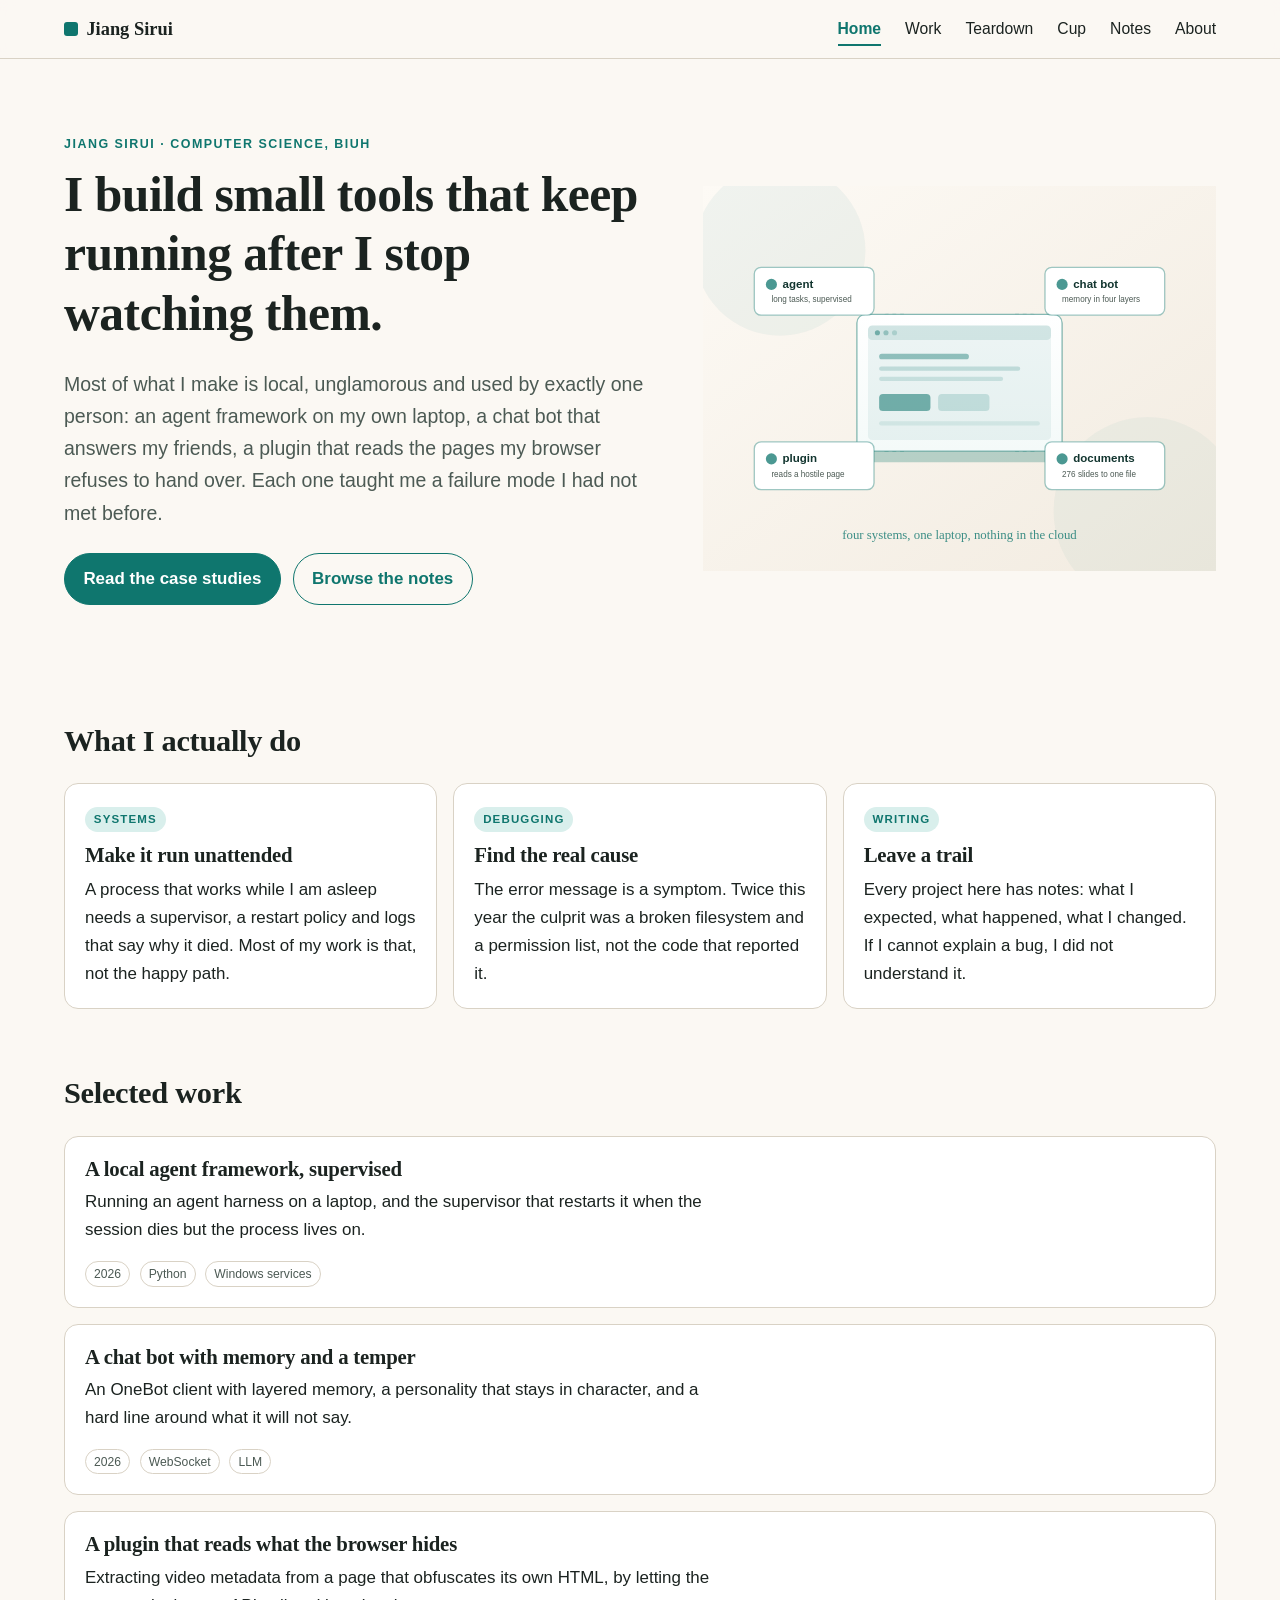
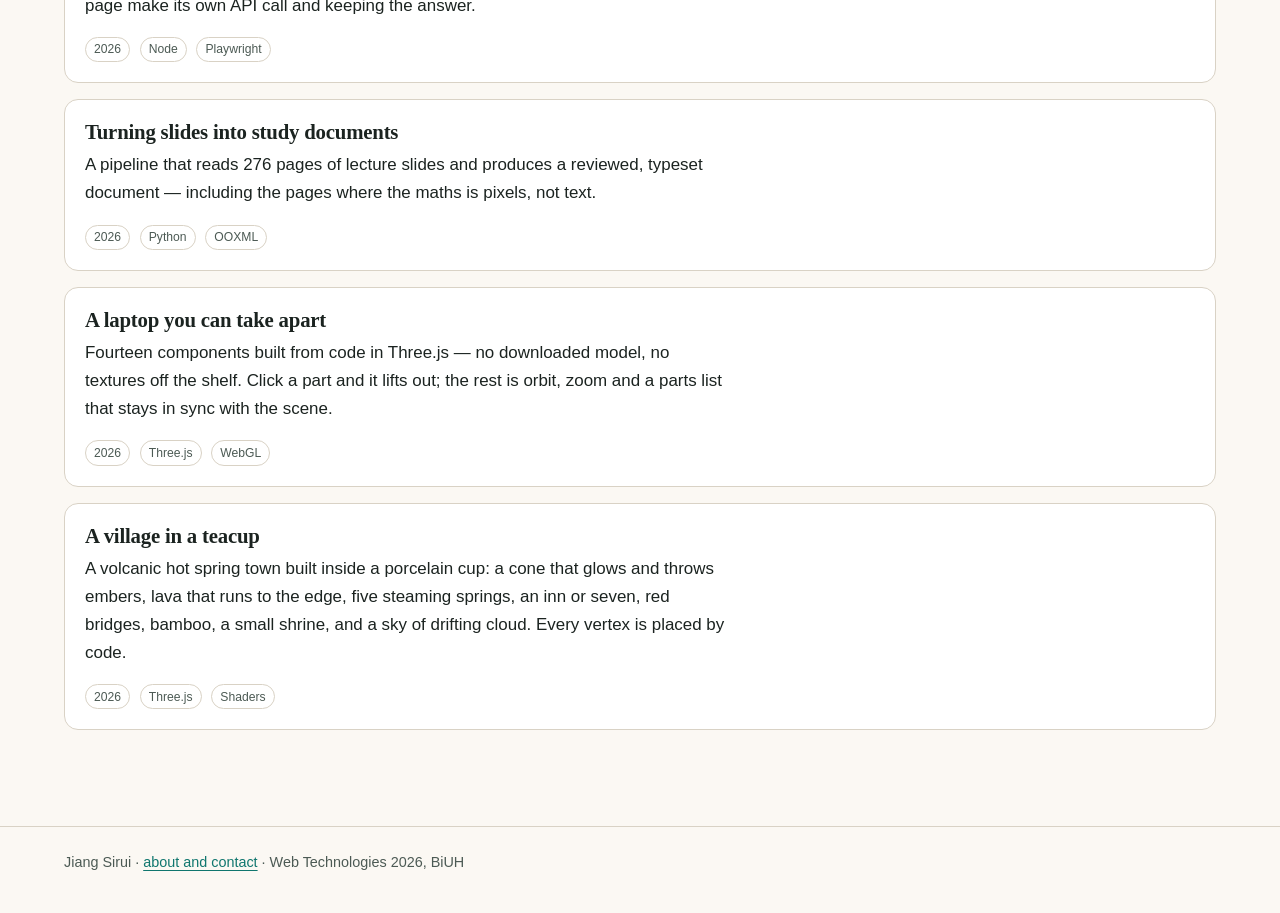
<file: index.html>
<!DOCTYPE html>
<html lang="en">
<head>
  <meta charset="utf-8">
  <meta name="viewport" content="width=device-width, initial-scale=1">
  <title>Jiang Sirui — building small, working things</title>
  <meta name="description" content="Computer science student in Hainan. I build small local tools — an agent framework, a chat bot, a browser scraper — and write down what broke on the way.">
  <link rel="icon" href="images/favicon-32.png" sizes="32x32" type="image/png">
  <link rel="apple-touch-icon" href="images/apple-touch-icon.png">
  <meta property="og:type" content="website">
  <meta property="og:title" content="Jiang Sirui — building small, working things">
  <meta property="og:description" content="Four case studies from a student who runs his own tools: an agent framework, a chat bot, a browser plugin, a document pipeline.">
  <meta property="og:image" content="images/og-image.jpg">
  <link rel="stylesheet" href="style.css">
  <script src="nav.js" defer></script>
</head>
<body>
  <a class="skip-link" href="#main">Skip to content</a>

  <header class="site-header" data-nav></header>

  <main id="main" class="wrap">
    <section class="hero">
      <div>
        <p class="eyebrow">Jiang Sirui · Computer Science, BiUH</p>
        <h1>I build small tools that keep running after I stop watching them.</h1>
        <p class="lede">
          Most of what I make is local, unglamorous and used by exactly one person:
          an agent framework on my own laptop, a chat bot that answers my friends, a
          plugin that reads the pages my browser refuses to hand over. Each one
          taught me a failure mode I had not met before.
        </p>
        <p class="hero-actions">
          <a class="button" href="work.html">Read the case studies</a>
          <a class="button secondary" href="notes.html">Browse the notes</a>
        </p>
      </div>
      <div>
        <img src="images/hero.svg" width="1200" height="900"
             alt="Diagram: a laptop in the middle, with four small boxes around it labelled agent, chat bot, plugin and documents, all connected to the laptop.">
      </div>
    </section>

    <section aria-labelledby="what">
      <h2 id="what">What I actually do</h2>
      <div class="card-grid">
        <article class="card">
          <span class="tag">Systems</span>
          <h3>Make it run unattended</h3>
          <p>
            A process that works while I am asleep needs a supervisor, a restart
            policy and logs that say why it died. Most of my work is that, not the
            happy path.
          </p>
        </article>
        <article class="card">
          <span class="tag">Debugging</span>
          <h3>Find the real cause</h3>
          <p>
            The error message is a symptom. Twice this year the culprit was a broken
            filesystem and a permission list, not the code that reported it.
          </p>
        </article>
        <article class="card">
          <span class="tag">Writing</span>
          <h3>Leave a trail</h3>
          <p>
            Every project here has notes: what I expected, what happened, what I
            changed. If I cannot explain a bug, I did not understand it.
          </p>
        </article>
      </div>
    </section>

    <section aria-labelledby="selected">
      <h2 id="selected">Selected work</h2>
      <ul class="work-list">
        <li class="work">
          <h3><a href="work.html#agent">A local agent framework, supervised</a></h3>
          <p>
            Running an agent harness on a laptop, and the supervisor that restarts it
            when the session dies but the process lives on.
          </p>
          <p class="meta"><span class="chip">2026</span> <span class="chip">Python</span> <span class="chip">Windows services</span></p>
        </li>
        <li class="work">
          <h3><a href="work.html#bot">A chat bot with memory and a temper</a></h3>
          <p>
            An OneBot client with layered memory, a personality that stays in
            character, and a hard line around what it will not say.
          </p>
          <p class="meta"><span class="chip">2026</span> <span class="chip">WebSocket</span> <span class="chip">LLM</span></p>
        </li>
        <li class="work">
          <h3><a href="work.html#plugin">A plugin that reads what the browser hides</a></h3>
          <p>
            Extracting video metadata from a page that obfuscates its own HTML, by
            letting the page make its own API call and keeping the answer.
          </p>
          <p class="meta"><span class="chip">2026</span> <span class="chip">Node</span> <span class="chip">Playwright</span></p>
        </li>
        <li class="work">
          <h3><a href="work.html#docs">Turning slides into study documents</a></h3>
          <p>
            A pipeline that reads 276 pages of lecture slides and produces a
            reviewed, typeset document — including the pages where the maths is
            pixels, not text.
          </p>
          <p class="meta"><span class="chip">2026</span> <span class="chip">Python</span> <span class="chip">OOXML</span></p>
        </li>
        <li class="work">
          <h3><a href="teardown.html">A laptop you can take apart</a></h3>
          <p>
            Fourteen components built from code in Three.js — no downloaded model,
            no textures off the shelf. Click a part and it lifts out; the rest is
            orbit, zoom and a parts list that stays in sync with the scene.
          </p>
          <p class="meta"><span class="chip">2026</span> <span class="chip">Three.js</span> <span class="chip">WebGL</span></p>
        </li>
        <li class="work">
          <h3><a href="teacup.html">A village in a teacup</a></h3>
          <p>
            A volcanic hot spring town built inside a porcelain cup: a cone that
            glows and throws embers, lava that runs to the edge, five steaming
            springs, an inn or seven, red bridges, bamboo, a small shrine, and a
            sky of drifting cloud. Every vertex is placed by code.
          </p>
          <p class="meta"><span class="chip">2026</span> <span class="chip">Three.js</span> <span class="chip">Shaders</span></p>
        </li>
      </ul>
    </section>
  </main>

  <footer class="site-footer">
    <p>Jiang Sirui · <a href="about.html">about and contact</a> · Web Technologies 2026, BiUH</p>
  </footer>
</body>
</html>
</file>
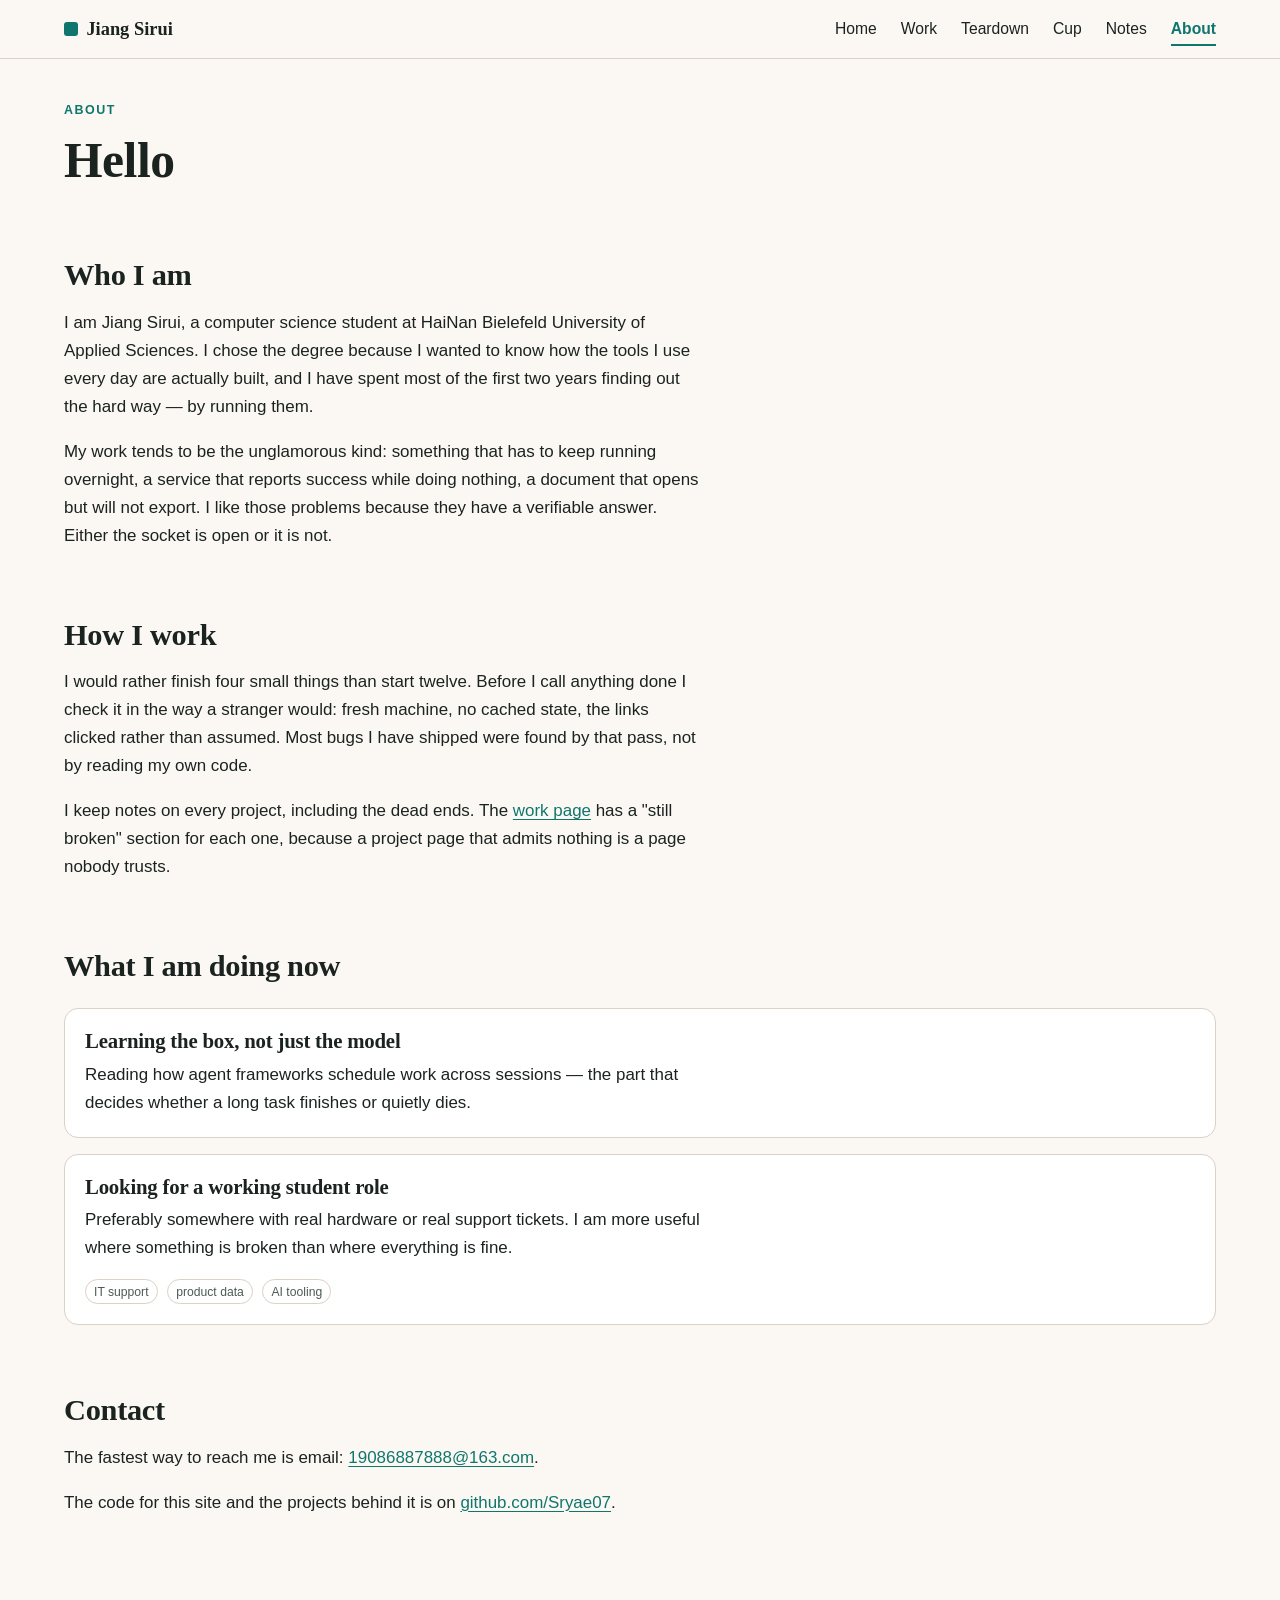
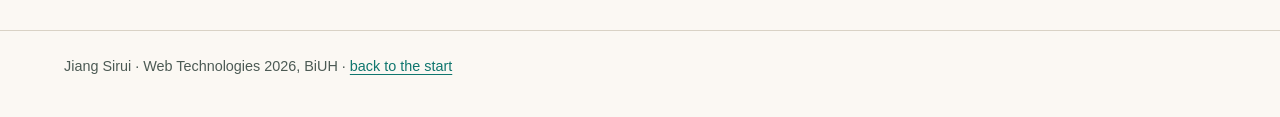
<file: about.html>
<!DOCTYPE html>
<html lang="en">
<head>
  <meta charset="utf-8">
  <meta name="viewport" content="width=device-width, initial-scale=1">
  <title>About — Jiang Sirui</title>
  <meta name="description" content="A computer science student at BiUH in Hainan, building small local tools and writing down the failures. Contact and what I am looking for.">
  <link rel="icon" href="images/favicon-32.png" sizes="32x32" type="image/png">
  <link rel="apple-touch-icon" href="images/apple-touch-icon.png">
  <meta property="og:type" content="website">
  <meta property="og:title" content="About — Jiang Sirui">
  <meta property="og:description" content="Computer science student at BiUH. I build small local tools and write down what broke.">
  <meta property="og:image" content="images/og-image.jpg">
  <link rel="stylesheet" href="style.css">
  <script src="nav.js" defer></script>
</head>
<body>
  <a class="skip-link" href="#main">Skip to content</a>

  <header class="site-header" data-nav></header>

  <main id="main" class="wrap">
    <p class="eyebrow">About</p>
    <h1>Hello</h1>

    <section aria-labelledby="who">
      <h2 id="who">Who I am</h2>
      <p>
        I am Jiang Sirui, a computer science student at HaiNan Bielefeld
        University of Applied Sciences. I chose the degree because I wanted to know
        how the tools I use every day are actually built, and I have spent most of
        the first two years finding out the hard way — by running them.
      </p>
      <p>
        My work tends to be the unglamorous kind: something that has to keep running
        overnight, a service that reports success while doing nothing, a document
        that opens but will not export. I like those problems because they have a
        verifiable answer. Either the socket is open or it is not.
      </p>
    </section>

    <section aria-labelledby="how">
      <h2 id="how">How I work</h2>
      <p>
        I would rather finish four small things than start twelve. Before I call
        anything done I check it in the way a stranger would: fresh machine, no
        cached state, the links clicked rather than assumed. Most bugs I have shipped
        were found by that pass, not by reading my own code.
      </p>
      <p>
        I keep notes on every project, including the dead ends. The
        <a href="work.html">work page</a> has a "still broken" section for each one,
        because a project page that admits nothing is a page nobody trusts.
      </p>
    </section>

    <section aria-labelledby="now">
      <h2 id="now">What I am doing now</h2>
      <ul class="work-list">
        <li class="work">
          <h3>Learning the box, not just the model</h3>
          <p>
            Reading how agent frameworks schedule work across sessions — the part
            that decides whether a long task finishes or quietly dies.
          </p>
        </li>
        <li class="work">
          <h3>Looking for a working student role</h3>
          <p>
            Preferably somewhere with real hardware or real support tickets. I am
            more useful where something is broken than where everything is fine.
          </p>
          <p class="meta"><span class="chip">IT support</span> <span class="chip">product data</span> <span class="chip">AI tooling</span></p>
        </li>
      </ul>
    </section>

    <section aria-labelledby="contact">
      <h2 id="contact">Contact</h2>
      <p>
        The fastest way to reach me is email:
        <a href="mailto:19086887888@163.com">19086887888@163.com</a>.
      </p>
      <p>
        The code for this site and the projects behind it is on
        <a href="https://github.com/Sryae07">github.com/Sryae07</a>.
      </p>
    </section>
  </main>

  <footer class="site-footer">
    <p>Jiang Sirui · Web Technologies 2026, BiUH · <a href="index.html">back to the start</a></p>
  </footer>
</body>
</html>
</file>
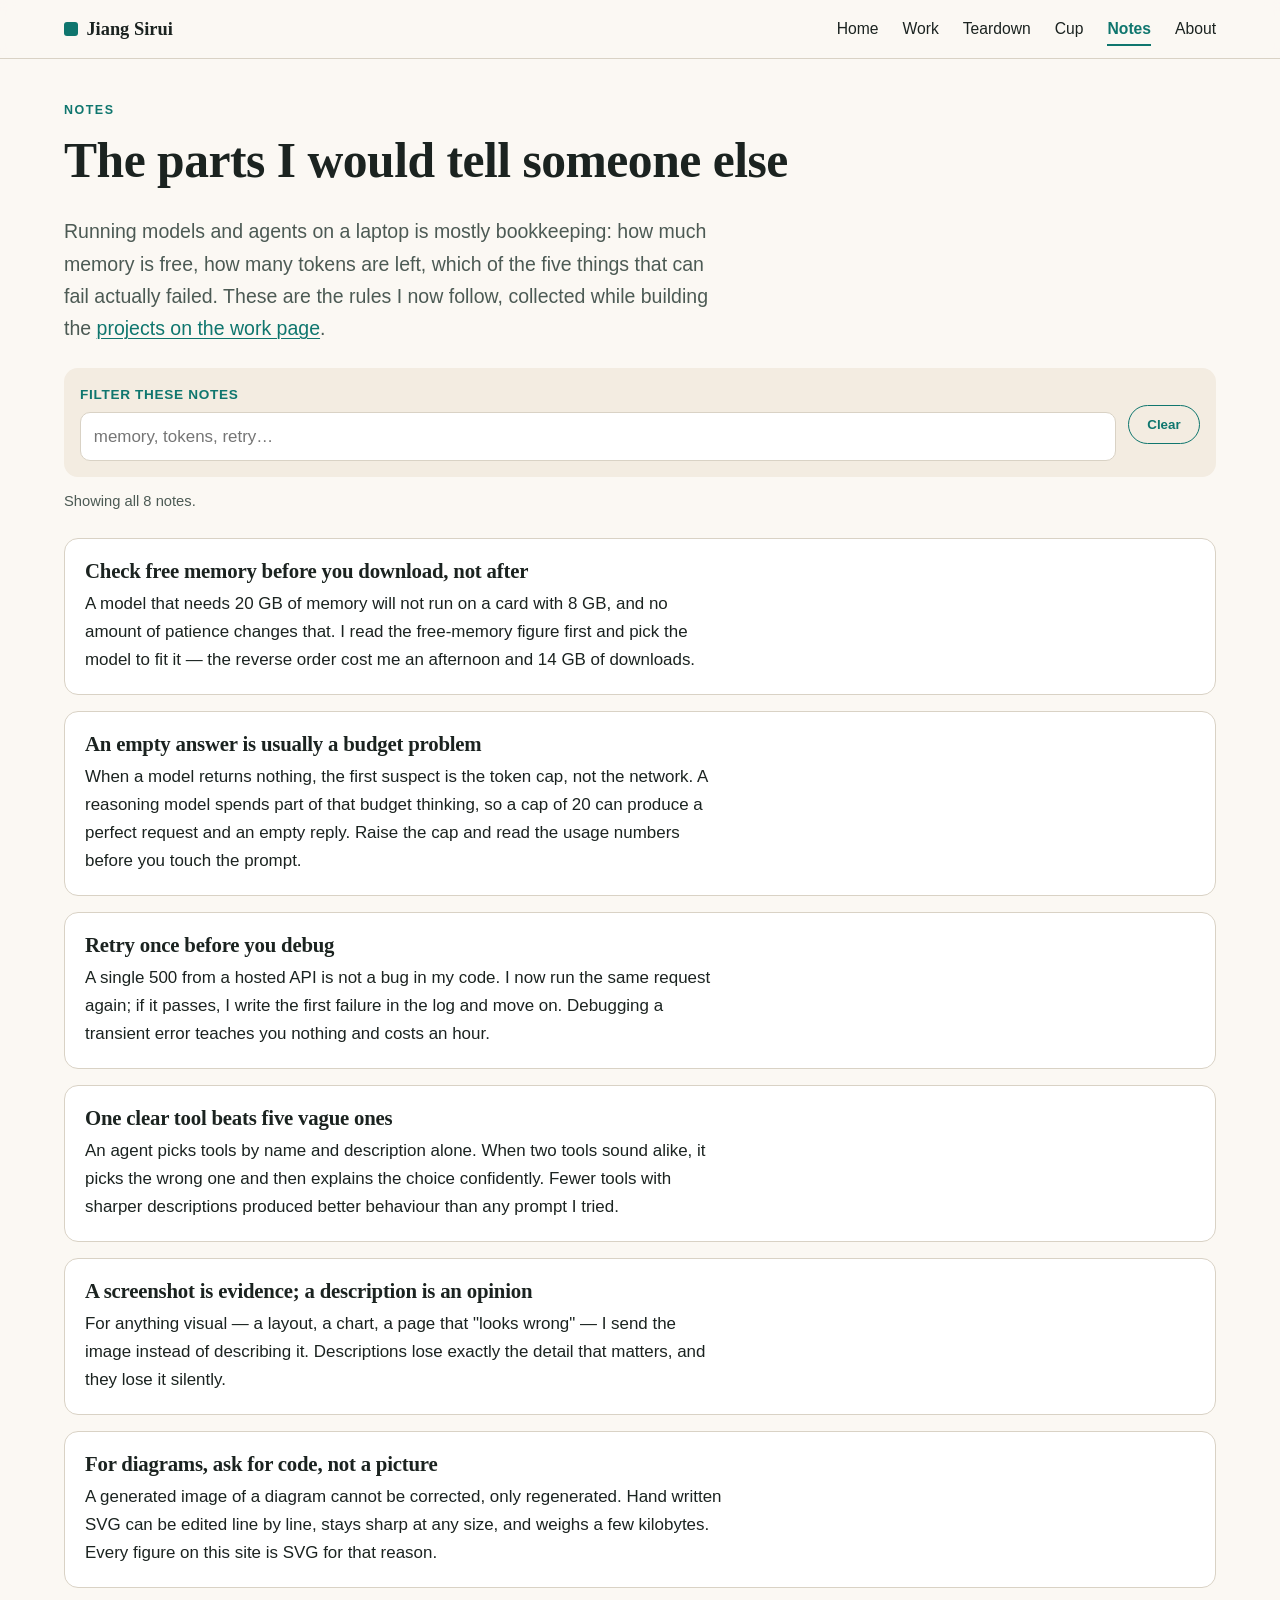
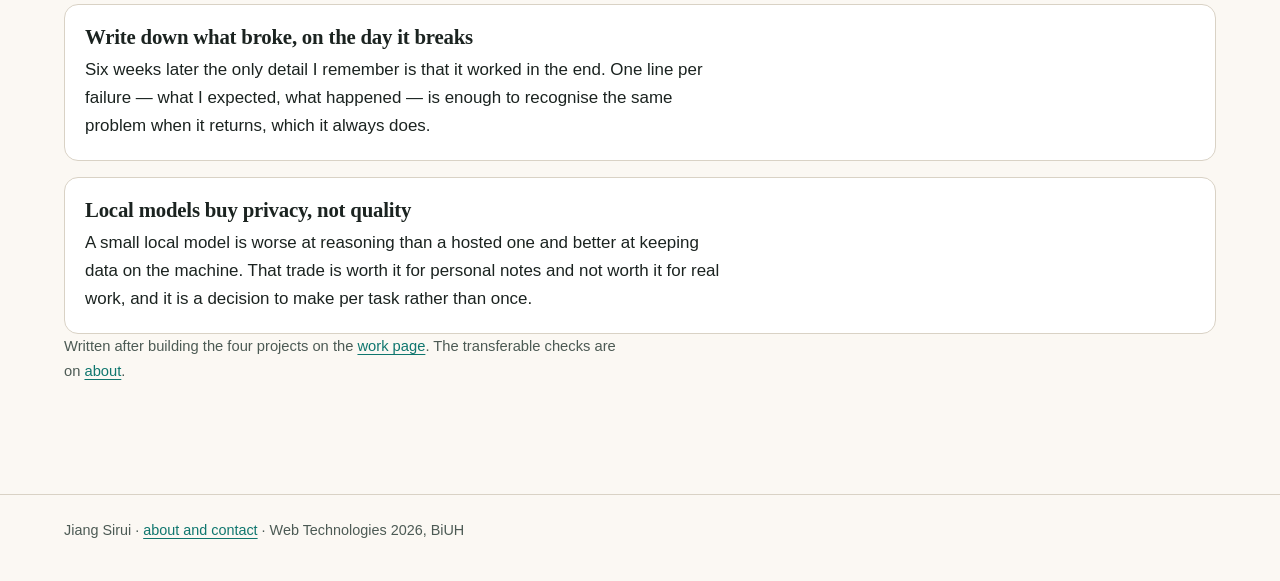
<file: notes.html>
<!DOCTYPE html>
<html lang="en">
<head>
  <meta charset="utf-8">
  <meta name="viewport" content="width=device-width, initial-scale=1">
  <title>Notes — what I learned running AI tools on my own machine</title>
  <meta name="description" content="Eight short notes from running local models and agents on a laptop: token budgets, tool naming, retry rules, and why an SVG beats a generated picture.">
  <link rel="icon" href="images/favicon-32.png" sizes="32x32" type="image/png">
  <link rel="apple-touch-icon" href="images/apple-touch-icon.png">
  <meta property="og:type" content="website">
  <meta property="og:title" content="Notes — what I learned running AI tools on my own machine">
  <meta property="og:description" content="Eight practical notes on local models and agents. Filter them by keyword; nothing here needs a server.">
  <meta property="og:image" content="images/og-image.jpg">
  <link rel="stylesheet" href="style.css">
  <script src="nav.js" defer></script>
  <script src="notes.js" defer></script>
</head>
<body>
  <a class="skip-link" href="#main">Skip to content</a>

  <header class="site-header" data-nav></header>

  <main id="main" class="wrap">
    <p class="eyebrow">Notes</p>
    <h1>The parts I would tell someone else</h1>
    <p class="lede">
      Running models and agents on a laptop is mostly bookkeeping: how much memory
      is free, how many tokens are left, which of the five things that can fail
      actually failed. These are the rules I now follow, collected while building
      the <a href="work.html">projects on the work page</a>.
    </p>

    <form class="filter" role="search" id="filter-form">
      <div>
        <label for="filter-input">Filter these notes</label>
        <input type="search" id="filter-input" name="q" placeholder="memory, tokens, retry…"
               autocomplete="off" aria-describedby="filter-out">
      </div>
      <p><button class="button secondary" type="reset" id="filter-reset">Clear</button></p>
    </form>
    <p class="filter-out" id="filter-out" role="status" aria-live="polite">Showing all 8 notes.</p>

    <ul class="note-list" id="note-list">
      <li class="note" data-keywords="memory vram gpu model size download">
        <h3>Check free memory before you download, not after</h3>
        <p>
          A model that needs 20 GB of memory will not run on a card with 8 GB, and
          no amount of patience changes that. I read the free-memory figure first
          and pick the model to fit it — the reverse order cost me an afternoon and
          14 GB of downloads.
        </p>
      </li>
      <li class="note" data-keywords="tokens empty output max_tokens budget reasoning">
        <h3>An empty answer is usually a budget problem</h3>
        <p>
          When a model returns nothing, the first suspect is the token cap, not the
          network. A reasoning model spends part of that budget thinking, so a cap
          of 20 can produce a perfect request and an empty reply. Raise the cap and
          read the usage numbers before you touch the prompt.
        </p>
      </li>
      <li class="note" data-keywords="api error 500 retry network timeout">
        <h3>Retry once before you debug</h3>
        <p>
          A single 500 from a hosted API is not a bug in my code. I now run the same
          request again; if it passes, I write the first failure in the log and move
          on. Debugging a transient error teaches you nothing and costs an hour.
        </p>
      </li>
      <li class="note" data-keywords="tools agent naming schema interface">
        <h3>One clear tool beats five vague ones</h3>
        <p>
          An agent picks tools by name and description alone. When two tools sound
          alike, it picks the wrong one and then explains the choice confidently.
          Fewer tools with sharper descriptions produced better behaviour than any
          prompt I tried.
        </p>
      </li>
      <li class="note" data-keywords="screenshot image vision log visual">
        <h3>A screenshot is evidence; a description is an opinion</h3>
        <p>
          For anything visual — a layout, a chart, a page that "looks wrong" — I send
          the image instead of describing it. Descriptions lose exactly the detail
          that matters, and they lose it silently.
        </p>
      </li>
      <li class="note" data-keywords="svg diagram picture generation code">
        <h3>For diagrams, ask for code, not a picture</h3>
        <p>
          A generated image of a diagram cannot be corrected, only regenerated. Hand
          written SVG can be edited line by line, stays sharp at any size, and weighs
          a few kilobytes. Every figure on this site is SVG for that reason.
        </p>
      </li>
      <li class="note" data-keywords="notes writing log changelog project habits">
        <h3>Write down what broke, on the day it breaks</h3>
        <p>
          Six weeks later the only detail I remember is that it worked in the end.
          One line per failure — what I expected, what happened — is enough to
          recognise the same problem when it returns, which it always does.
        </p>
      </li>
      <li class="note" data-keywords="local privacy data offline cost">
        <h3>Local models buy privacy, not quality</h3>
        <p>
          A small local model is worse at reasoning than a hosted one and better at
          keeping data on the machine. That trade is worth it for personal notes and
          not worth it for real work, and it is a decision to make per task rather
          than once.
        </p>
      </li>
    </ul>

    <p class="meta">
      Written after building the four projects on the <a href="work.html">work
      page</a>. The transferable checks are on <a href="about.html">about</a>.
    </p>
  </main>

  <footer class="site-footer">
    <p>Jiang Sirui · <a href="about.html">about and contact</a> · Web Technologies 2026, BiUH</p>
  </footer>
</body>
</html>
</file>
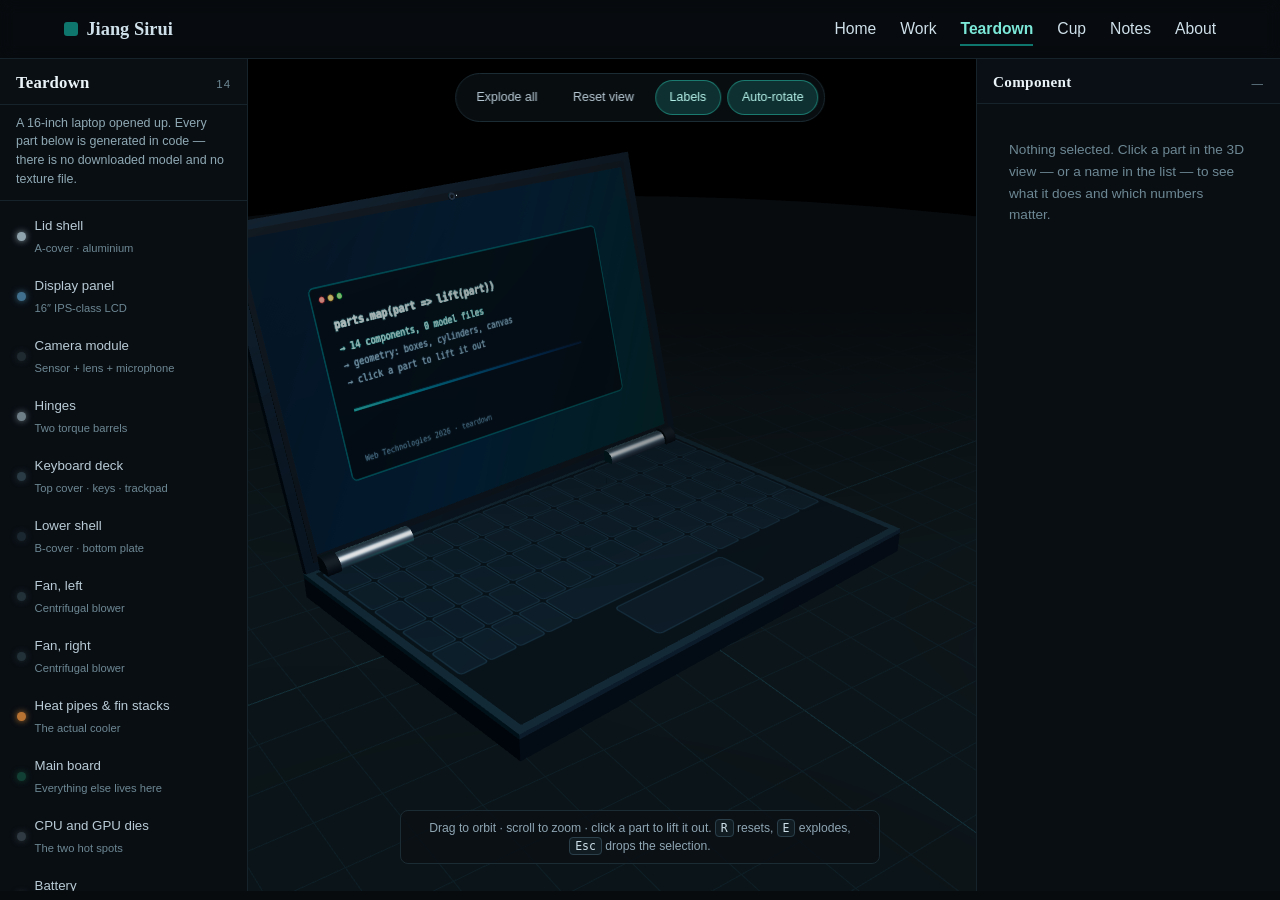
<file: teardown.html>
<!DOCTYPE html>
<html lang="en">
<head>
<meta charset="utf-8">
<meta name="viewport" content="width=device-width, initial-scale=1">
<title>Teardown — a laptop opened up in the browser</title>
<meta name="description" content="An interactive 3D teardown: click a part, watch it lift out of the chassis, and read what it does. Built with Three.js and no model files — every screw is code.">
<meta property="og:type" content="article">
<meta property="og:title" content="Teardown — a laptop opened up in the browser">
<meta property="og:description" content="Click a part, it lifts out and explains itself. Geometry generated in code with Three.js; no exported 3D model.">
<meta property="og:image" content="images/og-image.jpg">
<link rel="icon" type="image/png" sizes="32x32" href="images/favicon-32.png">
<link rel="apple-touch-icon" href="images/apple-touch-icon.png">
<link rel="stylesheet" href="style.css">
<link rel="stylesheet" href="teardown.css">
</head>
<body class="teardown">
<a class="skip-link" href="#stage">Skip to the 3D view</a>

<header class="site-header" data-nav></header>

<main id="stage" class="stage">

  <aside class="panel panel--parts" aria-labelledby="parts-title">
    <div class="panel-head">
      <h1 id="parts-title">Teardown</h1>
      <span class="count" id="parts-count">14</span>
    </div>
    <p class="panel-kicker">
      A 16-inch laptop opened up. Every part below is generated in code — there is
      no downloaded model and no texture file.
    </p>
    <ul class="parts-list" id="parts-list"></ul>
  </aside>

  <div class="stage-canvas" id="canvas-host">
    <div class="labels" id="labels"></div>
    <div class="stage-fallback" id="fallback">
      <div>
        <p><strong>This view needs WebGL.</strong></p>
        <p>The rest of the site works without it — the parts list on the left still
           describes every component.</p>
      </div>
    </div>
  </div>

  <div class="stage-ui">
    <div class="toolbar" role="toolbar" aria-label="View controls">
      <button type="button" id="btn-explode" aria-pressed="false">Explode all</button>
      <button type="button" id="btn-reset">Reset view</button>
      <button type="button" id="btn-labels" aria-pressed="true">Labels</button>
      <button type="button" id="btn-spin" aria-pressed="true">Auto-rotate</button>
    </div>
    <p class="hint" id="hint">
      Drag to orbit · scroll to zoom · click a part to lift it out.
      <kbd>R</kbd> resets, <kbd>E</kbd> explodes, <kbd>Esc</kbd> drops the selection.
    </p>
  </div>

  <aside class="panel panel--detail" aria-labelledby="detail-title">
    <div class="panel-head">
      <h2 id="detail-title">Component</h2>
      <span class="count" id="detail-state">—</span>
    </div>
    <div class="detail-body" id="detail">
      <p class="detail-empty">
        Nothing selected. Click a part in the 3D view — or a name in the list — to
        see what it does and which numbers matter.
      </p>
    </div>
  </aside>

</main>

<script src="nav.js"></script>
<script type="importmap">
{
  "imports": {
    "three": "./vendor/three.module.min.js"
  }
}
</script>
<script type="module" src="teardown.js"></script>
<noscript>
  <p class="noscript-note">The teardown is a JavaScript view. The written version of
     every part is in the list on this page and in the notes.</p>
</noscript>
</body>
</html>
</file>
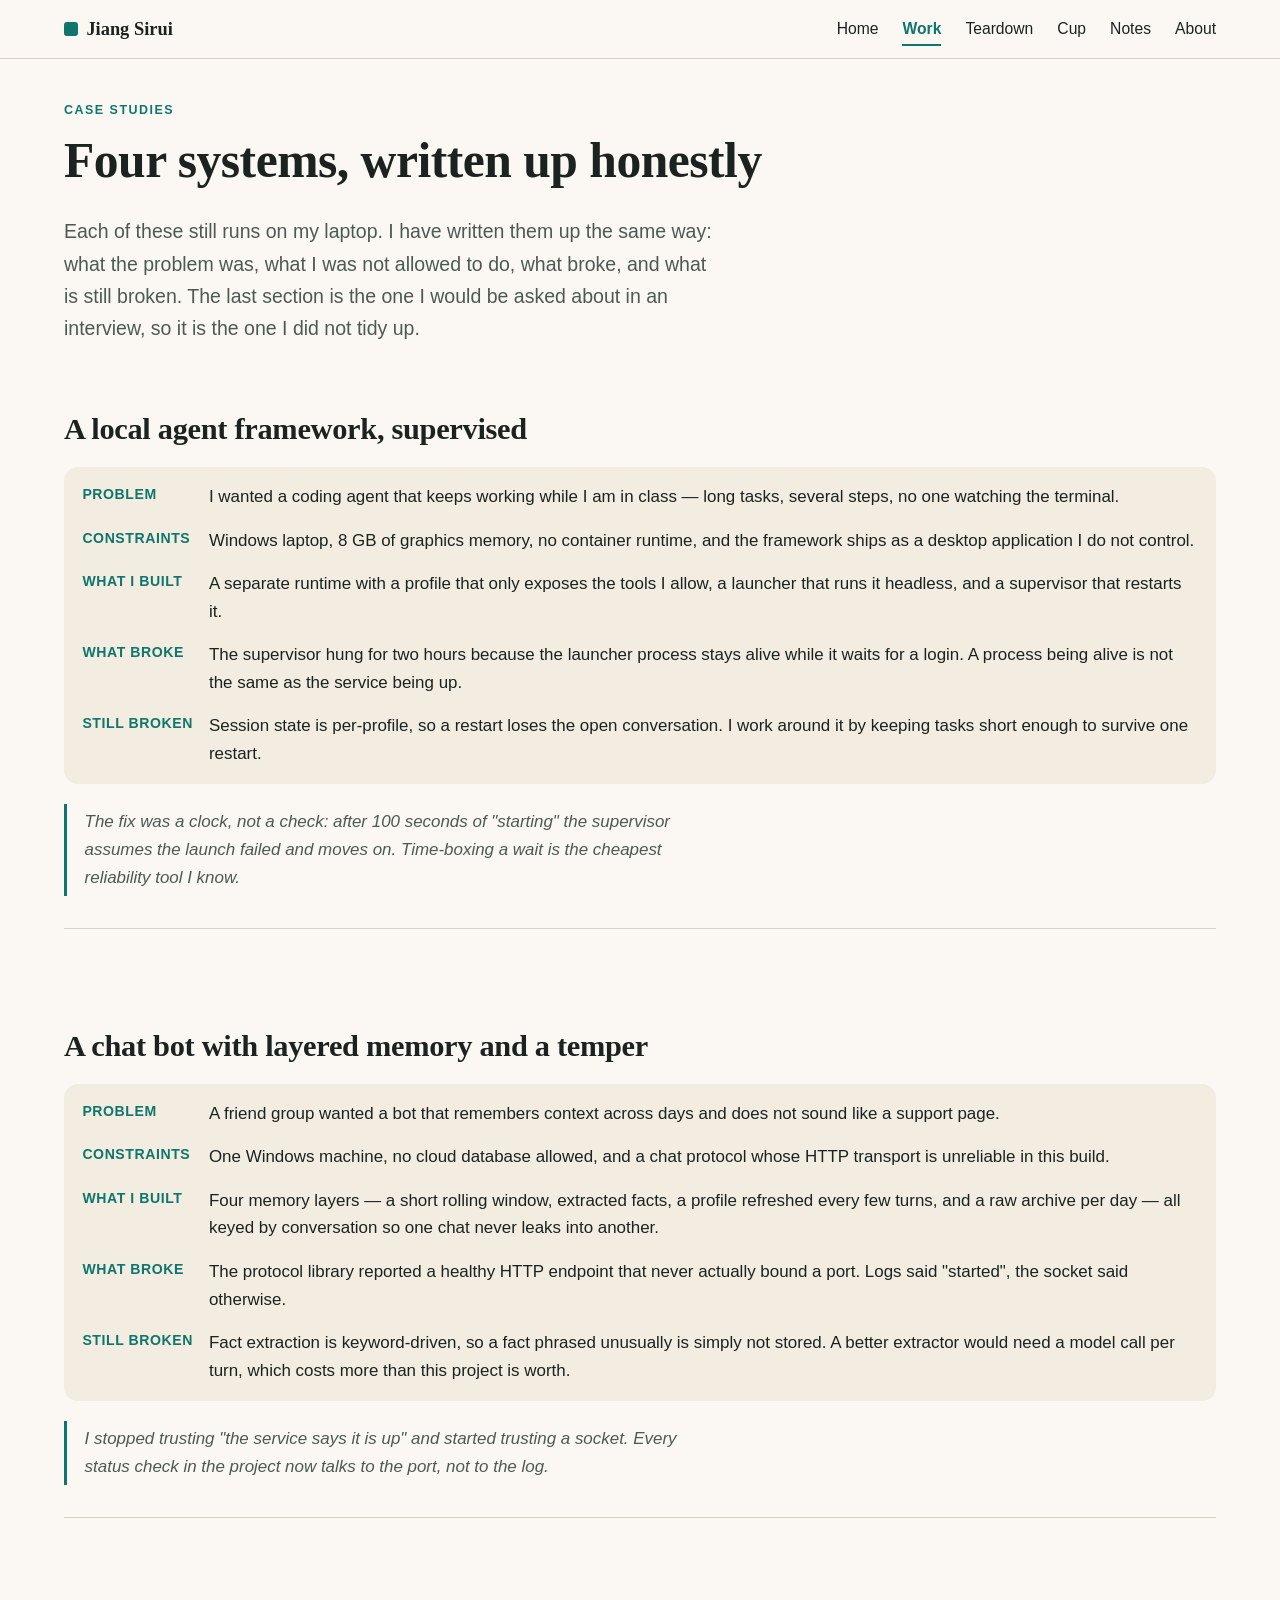
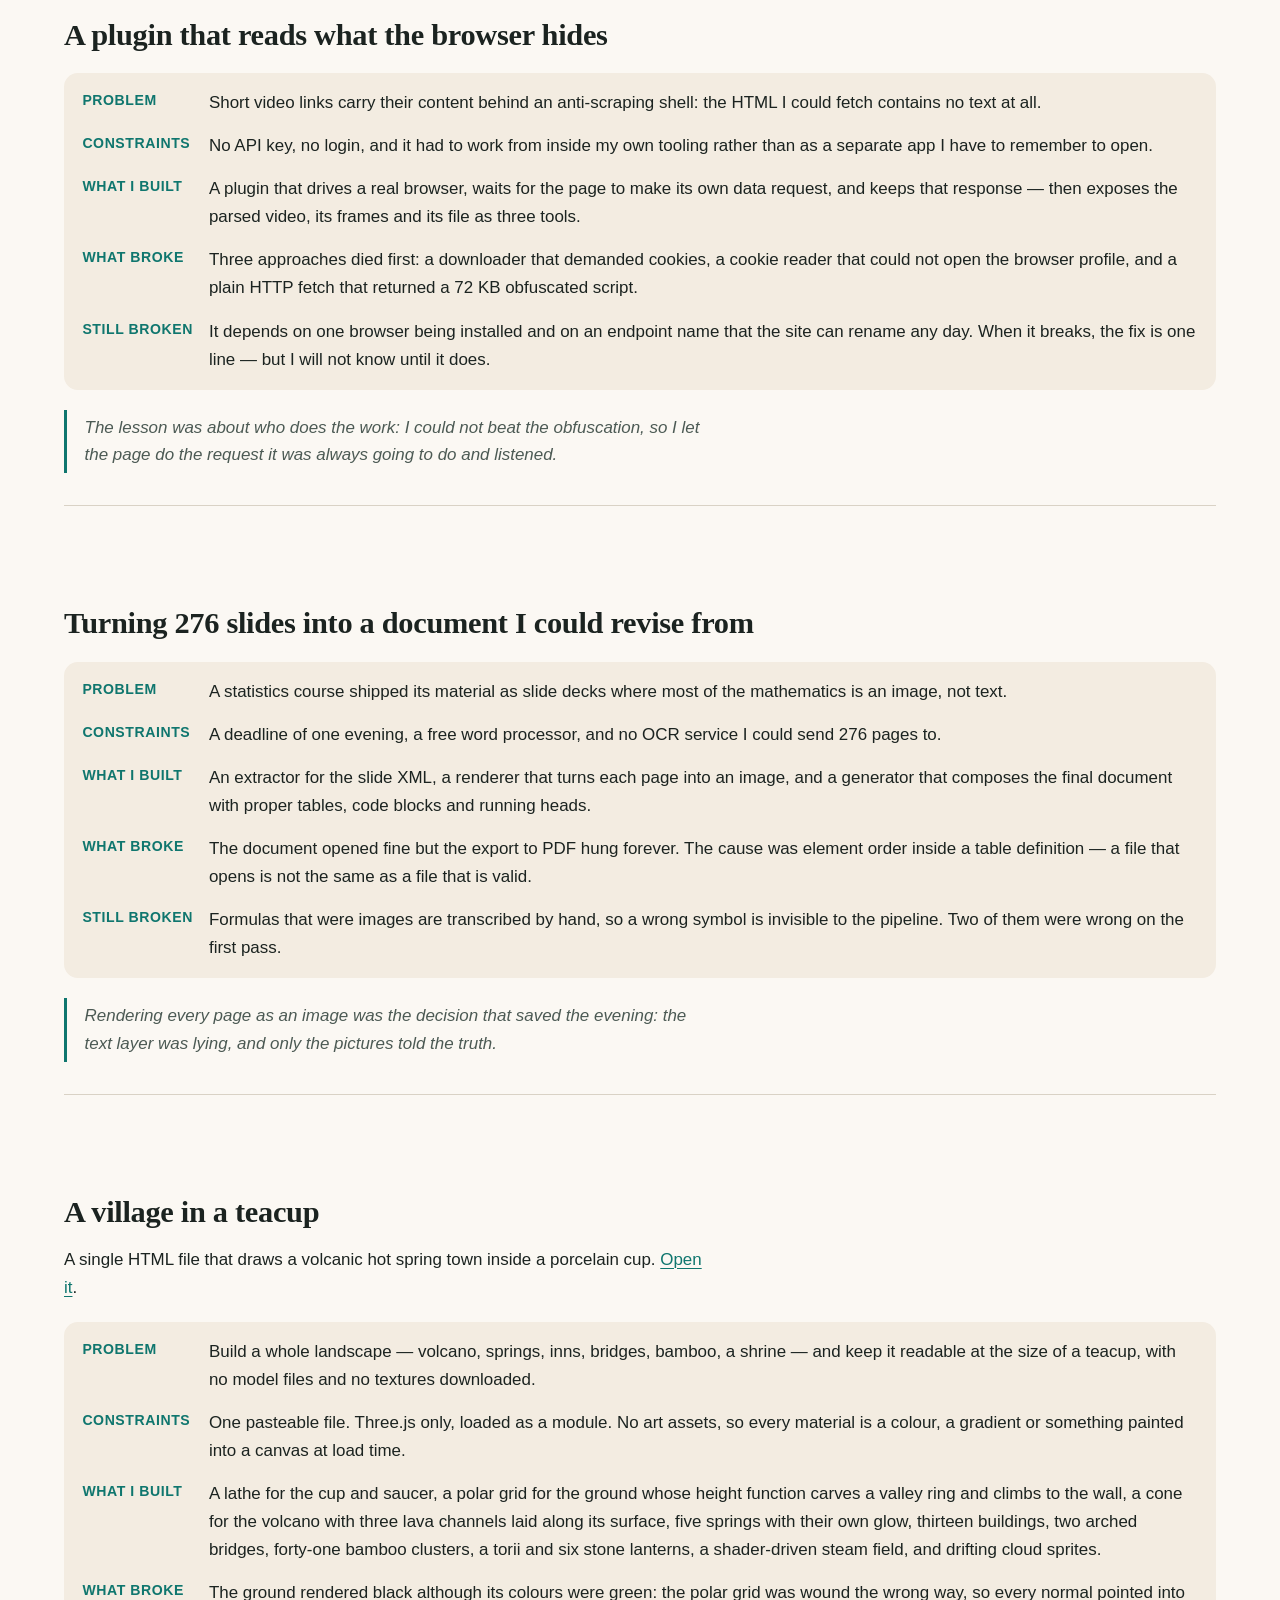
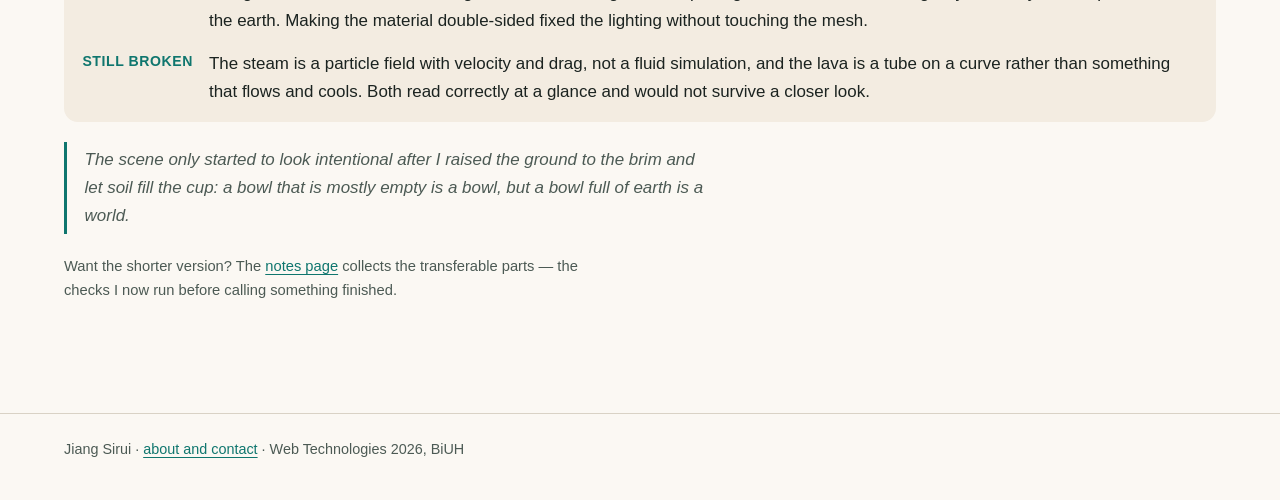
<file: work.html>
<!DOCTYPE html>
<html lang="en">
<head>
  <meta charset="utf-8">
  <meta name="viewport" content="width=device-width, initial-scale=1">
  <title>Work — four small systems and what they cost</title>
  <meta name="description" content="Four case studies: a supervised agent framework, a chat bot with layered memory, a browser plugin that outlives anti-scraping, and a slide-to-document pipeline.">
  <link rel="icon" href="images/favicon-32.png" sizes="32x32" type="image/png">
  <link rel="apple-touch-icon" href="images/apple-touch-icon.png">
  <meta property="og:type" content="website">
  <meta property="og:title" content="Work — four small systems and what they cost">
  <meta property="og:description" content="Agent framework, chat bot, browser plugin, document pipeline. Each one written up as problem, constraints, what broke, what stayed.">
  <meta property="og:image" content="images/og-image.jpg">
  <link rel="stylesheet" href="style.css">
  <script src="nav.js" defer></script>
</head>
<body>
  <a class="skip-link" href="#main">Skip to content</a>

  <header class="site-header" data-nav></header>

  <main id="main" class="wrap">
    <p class="eyebrow">Case studies</p>
    <h1>Four systems, written up honestly</h1>
    <p class="lede">
      Each of these still runs on my laptop. I have written them up the same way:
      what the problem was, what I was not allowed to do, what broke, and what is
      still broken. The last section is the one I would be asked about in an
      interview, so it is the one I did not tidy up.
    </p>

    <article class="case" id="agent">
      <h2>A local agent framework, supervised</h2>
      <dl>
        <dt>Problem</dt>
        <dd>
          I wanted a coding agent that keeps working while I am in class — long
          tasks, several steps, no one watching the terminal.
        </dd>
        <dt>Constraints</dt>
        <dd>
          Windows laptop, 8 GB of graphics memory, no container runtime, and the
          framework ships as a desktop application I do not control.
        </dd>
        <dt>What I built</dt>
        <dd>
          A separate runtime with a profile that only exposes the tools I allow, a
          launcher that runs it headless, and a supervisor that restarts it.
        </dd>
        <dt>What broke</dt>
        <dd>
          The supervisor hung for two hours because the launcher process stays alive
          while it waits for a login. A process being alive is not the same as the
          service being up.
        </dd>
        <dt>Still broken</dt>
        <dd>
          Session state is per-profile, so a restart loses the open conversation.
          I work around it by keeping tasks short enough to survive one restart.
        </dd>
      </dl>
      <blockquote>
        <p>
          The fix was a clock, not a check: after 100 seconds of "starting" the
          supervisor assumes the launch failed and moves on. Time-boxing a wait is
          the cheapest reliability tool I know.
        </p>
      </blockquote>
    </article>

    <article class="case" id="bot">
      <h2>A chat bot with layered memory and a temper</h2>
      <dl>
        <dt>Problem</dt>
        <dd>
          A friend group wanted a bot that remembers context across days and does
          not sound like a support page.
        </dd>
        <dt>Constraints</dt>
        <dd>
          One Windows machine, no cloud database allowed, and a chat protocol whose
          HTTP transport is unreliable in this build.
        </dd>
        <dt>What I built</dt>
        <dd>
          Four memory layers — a short rolling window, extracted facts, a profile
          refreshed every few turns, and a raw archive per day — all keyed by
          conversation so one chat never leaks into another.
        </dd>
        <dt>What broke</dt>
        <dd>
          The protocol library reported a healthy HTTP endpoint that never actually
          bound a port. Logs said "started", the socket said otherwise.
        </dd>
        <dt>Still broken</dt>
        <dd>
          Fact extraction is keyword-driven, so a fact phrased unusually is simply
          not stored. A better extractor would need a model call per turn, which
          costs more than this project is worth.
        </dd>
      </dl>
      <blockquote>
        <p>
          I stopped trusting "the service says it is up" and started trusting a
          socket. Every status check in the project now talks to the port, not to
          the log.
        </p>
      </blockquote>
    </article>

    <article class="case" id="plugin">
      <h2>A plugin that reads what the browser hides</h2>
      <dl>
        <dt>Problem</dt>
        <dd>
          Short video links carry their content behind an anti-scraping shell: the
          HTML I could fetch contains no text at all.
        </dd>
        <dt>Constraints</dt>
        <dd>
          No API key, no login, and it had to work from inside my own tooling
          rather than as a separate app I have to remember to open.
        </dd>
        <dt>What I built</dt>
        <dd>
          A plugin that drives a real browser, waits for the page to make its own
          data request, and keeps that response — then exposes the parsed video,
          its frames and its file as three tools.
        </dd>
        <dt>What broke</dt>
        <dd>
          Three approaches died first: a downloader that demanded cookies, a cookie
          reader that could not open the browser profile, and a plain HTTP fetch
          that returned a 72 KB obfuscated script.
        </dd>
        <dt>Still broken</dt>
        <dd>
          It depends on one browser being installed and on an endpoint name that
          the site can rename any day. When it breaks, the fix is one line — but I
          will not know until it does.
        </dd>
      </dl>
      <blockquote>
        <p>
          The lesson was about who does the work: I could not beat the obfuscation,
          so I let the page do the request it was always going to do and listened.
        </p>
      </blockquote>
    </article>

    <article class="case" id="docs">
      <h2>Turning 276 slides into a document I could revise from</h2>
      <dl>
        <dt>Problem</dt>
        <dd>
          A statistics course shipped its material as slide decks where most of the
          mathematics is an image, not text.
        </dd>
        <dt>Constraints</dt>
        <dd>
          A deadline of one evening, a free word processor, and no OCR service I
          could send 276 pages to.
        </dd>
        <dt>What I built</dt>
        <dd>
          An extractor for the slide XML, a renderer that turns each page into an
          image, and a generator that composes the final document with proper
          tables, code blocks and running heads.
        </dd>
        <dt>What broke</dt>
        <dd>
          The document opened fine but the export to PDF hung forever. The cause was
          element order inside a table definition — a file that opens is not the
          same as a file that is valid.
        </dd>
        <dt>Still broken</dt>
        <dd>
          Formulas that were images are transcribed by hand, so a wrong symbol is
          invisible to the pipeline. Two of them were wrong on the first pass.
        </dd>
      </dl>
      <blockquote>
        <p>
          Rendering every page as an image was the decision that saved the evening:
          the text layer was lying, and only the pictures told the truth.
        </p>
      </blockquote>
    </article>

    <article class="case" id="teacup">
      <h2>A village in a teacup</h2>
      <p class="case-lede">
        A single HTML file that draws a volcanic hot spring town inside a porcelain
        cup. <a href="teacup.html">Open it</a>.
      </p>
      <dl>
        <dt>Problem</dt>
        <dd>
          Build a whole landscape — volcano, springs, inns, bridges, bamboo, a
          shrine — and keep it readable at the size of a teacup, with no model
          files and no textures downloaded.
        </dd>
        <dt>Constraints</dt>
        <dd>
          One pasteable file. Three.js only, loaded as a module. No art assets, so
          every material is a colour, a gradient or something painted into a canvas
          at load time.
        </dd>
        <dt>What I built</dt>
        <dd>
          A lathe for the cup and saucer, a polar grid for the ground whose height
          function carves a valley ring and climbs to the wall, a cone for the
          volcano with three lava channels laid along its surface, five springs with
          their own glow, thirteen buildings, two arched bridges, forty-one bamboo
          clusters, a torii and six stone lanterns, a shader-driven steam field, and
          drifting cloud sprites.
        </dd>
        <dt>What broke</dt>
        <dd>
          The ground rendered black although its colours were green: the polar grid
          was wound the wrong way, so every normal pointed into the earth. Making
          the material double-sided fixed the lighting without touching the mesh.
        </dd>
        <dt>Still broken</dt>
        <dd>
          The steam is a particle field with velocity and drag, not a fluid
          simulation, and the lava is a tube on a curve rather than something that
          flows and cools. Both read correctly at a glance and would not survive a
          closer look.
        </dd>
      </dl>
      <blockquote>
        <p>
          The scene only started to look intentional after I raised the ground to
          the brim and let soil fill the cup: a bowl that is mostly empty is a bowl,
          but a bowl full of earth is a world.
        </p>
      </blockquote>
    </article>

    <p class="meta">
      Want the shorter version? The <a href="notes.html">notes page</a> collects the
      transferable parts — the checks I now run before calling something finished.
    </p>
  </main>

  <footer class="site-footer">
    <p>Jiang Sirui · <a href="about.html">about and contact</a> · Web Technologies 2026, BiUH</p>
  </footer>
</body>
</html>
</file>
<file: style.css>
/* Portfolio site — warm paper, dark ink, one teal accent.
   Written mobile-first: these rules describe the phone, then media queries
   add columns for wider screens. */

:root {
  --paper: #fbf8f3;
  --paper-2: #f3ece1;
  --ink: #1b2320;
  --ink-soft: #4c5a54;
  --line: #d9d2c5;
  --accent: #0f766e;
  --accent-soft: #d9efec;
  --radius: 14px;
  --measure: 68ch;
  --font-body: "Segoe UI", "Helvetica Neue", Helvetica, Arial, sans-serif;
  --font-title: Georgia, "Times New Roman", serif;
}

*,
*::before,
*::after {
  box-sizing: border-box;
}

html {
  -webkit-text-size-adjust: 100%;
}

body {
  margin: 0;
  background: var(--paper);
  color: var(--ink);
  font-family: var(--font-body);
  font-size: clamp(1rem, 0.96rem + 0.2vw, 1.06rem);
  line-height: 1.65;
}

img {
  max-width: 100%;
  height: auto;
  display: block;
}

a {
  color: var(--accent);
  text-decoration-thickness: 1px;
  text-underline-offset: 3px;
}

a:hover {
  text-decoration-thickness: 2px;
}

:focus-visible {
  outline: 3px solid var(--accent);
  outline-offset: 3px;
  border-radius: 4px;
}

/* ----------------------------------------------------------- skip link --- */

.skip-link {
  position: absolute;
  left: -9999px;
  top: 0;
  background: var(--accent);
  color: #fff;
  padding: 0.6rem 1rem;
  z-index: 100;
}

.skip-link:focus {
  left: 1rem;
  top: 1rem;
}

/* ---------------------------------------------------------------- layout -- */

.wrap {
  width: min(100% - 2.5rem, 72rem);
  margin-inline: auto;
}

main.wrap {
  padding-block: clamp(1.5rem, 1rem + 2vw, 3rem) 3rem;
}

h1,
h2,
h3 {
  font-family: var(--font-title);
  line-height: 1.2;
  letter-spacing: -0.01em;
  margin: 0 0 0.5em;
}

h1 {
  font-size: clamp(1.9rem, 1.4rem + 2.4vw, 3.1rem);
}

h2 {
  font-size: clamp(1.4rem, 1.15rem + 1.1vw, 1.9rem);
  margin-top: 2.2em;
}

h3 {
  font-size: clamp(1.1rem, 1rem + 0.5vw, 1.3rem);
}

p {
  margin: 0 0 1em;
  max-width: var(--measure);
}

.lede {
  font-size: clamp(1.05rem, 1rem + 0.4vw, 1.22rem);
  color: var(--ink-soft);
  max-width: 60ch;
}

.eyebrow {
  font-family: var(--font-body);
  font-size: 0.78rem;
  font-weight: 700;
  letter-spacing: 0.12em;
  text-transform: uppercase;
  color: var(--accent);
  margin-bottom: 0.8em;
}

.meta {
  color: var(--ink-soft);
  font-size: 0.92rem;
}

/* ---------------------------------------------------------------- header -- */

.site-header {
  position: sticky;
  top: 0;
  z-index: 20;
  background: color-mix(in srgb, var(--paper) 88%, transparent);
  backdrop-filter: blur(8px);
  border-bottom: 1px solid var(--line);
}

.nav {
  display: flex;
  align-items: center;
  justify-content: space-between;
  gap: 1rem;
  width: min(100% - 2.5rem, 72rem);
  margin-inline: auto;
  padding-block: 0.75rem;
}

.brand {
  font-family: var(--font-title);
  font-size: 1.15rem;
  font-weight: 700;
  color: var(--ink);
  text-decoration: none;
  display: inline-flex;
  align-items: center;
  gap: 0.55rem;
}

.brand::before {
  content: "";
  width: 0.85rem;
  height: 0.85rem;
  border-radius: 3px;
  background: var(--accent);
}

.nav-toggle {
  display: inline-flex;
  align-items: center;
  gap: 0.45rem;
  border: 1px solid var(--line);
  background: transparent;
  color: var(--ink);
  font: inherit;
  font-size: 0.9rem;
  padding: 0.4rem 0.75rem;
  border-radius: 999px;
  cursor: pointer;
}

.nav-list {
  list-style: none;
  margin: 0;
  padding: 0;
  display: none;
  position: absolute;
  left: 0;
  right: 0;
  top: 100%;
  background: var(--paper);
  border-bottom: 1px solid var(--line);
  padding: 0.5rem 1.25rem 1rem;
}

.nav-list.is-open {
  display: block;
}

.nav-list li {
  border-top: 1px solid var(--line);
}

.nav-list li:first-child {
  border-top: 0;
}

.nav-list a {
  display: block;
  padding: 0.7rem 0.25rem;
  color: var(--ink);
  text-decoration: none;
  font-size: 0.98rem;
}

.nav-list a:hover {
  color: var(--accent);
}

.nav-list a[aria-current="page"] {
  color: var(--accent);
  font-weight: 700;
}

@media (min-width: 44rem) {
  .nav-toggle {
    display: none;
  }

  .nav-list {
    display: flex;
    gap: 1.5rem;
    position: static;
    border: 0;
    padding: 0;
    background: transparent;
  }

  .nav-list li {
    border: 0;
  }

  .nav-list a {
    padding: 0.25rem 0;
  }

  .nav-list a[aria-current="page"] {
    box-shadow: inset 0 -2px 0 var(--accent);
  }
}

/* ------------------------------------------------------------------ hero -- */

.hero {
  display: grid;
  gap: clamp(1.5rem, 1rem + 3vw, 3rem);
  align-items: center;
  padding-block: clamp(1rem, 0.5rem + 2vw, 2.5rem);
}

@media (min-width: 52rem) {
  .hero {
    grid-template-columns: 1.15fr 1fr;
  }
}

.hero-actions {
  display: flex;
  flex-wrap: wrap;
  gap: 0.75rem;
  margin-top: 1.5rem;
}

.button {
  display: inline-block;
  padding: 0.7rem 1.15rem;
  border-radius: 999px;
  border: 1px solid var(--accent);
  background: var(--accent);
  color: #fff;
  font-weight: 600;
  text-decoration: none;
}

.button:hover {
  filter: brightness(1.08);
}

.button.secondary {
  background: transparent;
  color: var(--accent);
}

/* ----------------------------------------------------------------- cards -- */

.card-grid {
  display: grid;
  gap: 1rem;
  margin-top: 1.5rem;
  grid-template-columns: 1fr;
}

@media (min-width: 40rem) {
  .card-grid {
    grid-template-columns: repeat(2, 1fr);
  }
}

@media (min-width: 60rem) {
  .card-grid {
    grid-template-columns: repeat(3, 1fr);
  }
}

.card {
  background: #fff;
  border: 1px solid var(--line);
  border-radius: var(--radius);
  padding: 1.25rem;
}

.card h3 {
  margin-bottom: 0.35em;
}

.card p:last-child {
  margin-bottom: 0;
}

.tag {
  display: inline-block;
  font-size: 0.72rem;
  font-weight: 700;
  letter-spacing: 0.1em;
  text-transform: uppercase;
  color: var(--accent);
  background: var(--accent-soft);
  padding: 0.2rem 0.55rem;
  border-radius: 999px;
  margin-bottom: 0.7rem;
}

/* ------------------------------------------------------------ work lists -- */

.work-list,
.note-list {
  list-style: none;
  margin: 1.5rem 0 0;
  padding: 0;
  display: grid;
  gap: 1rem;
}

.work,
.note {
  border: 1px solid var(--line);
  border-radius: var(--radius);
  background: #fff;
  padding: 1.25rem;
}

.work h3,
.note h3 {
  margin-bottom: 0.3em;
}

.work h3 a {
  color: var(--ink);
  text-decoration: none;
}

.work h3 a:hover {
  color: var(--accent);
  text-decoration: underline;
}

.work p:last-child,
.note p:last-child {
  margin-bottom: 0;
}

.chip {
  display: inline-block;
  font-size: 0.76rem;
  color: var(--ink-soft);
  border: 1px solid var(--line);
  border-radius: 999px;
  padding: 0.1rem 0.5rem;
  margin-right: 0.35rem;
}

/* --------------------------------------------------------- case studies -- */

.case {
  border-top: 1px solid var(--line);
  padding-top: 2rem;
  margin-top: 2rem;
}

.case:first-of-type {
  border-top: 0;
  padding-top: 0;
}

.case dl {
  display: grid;
  gap: 0.35rem 1rem;
  margin: 1.25rem 0;
  padding: 1rem 1.15rem;
  background: var(--paper-2);
  border-radius: var(--radius);
}

@media (min-width: 40rem) {
  .case dl {
    grid-template-columns: max-content 1fr;
  }
}

.case dt {
  font-weight: 700;
  font-size: 0.88rem;
  letter-spacing: 0.04em;
  text-transform: uppercase;
  color: var(--accent);
}

.case dd {
  margin: 0 0 0.6rem;
}

.case dd:last-child {
  margin-bottom: 0;
}

blockquote {
  margin: 1.25rem 0;
  padding: 0.25rem 0 0.25rem 1.1rem;
  border-left: 3px solid var(--accent);
  color: var(--ink-soft);
  font-style: italic;
  max-width: var(--measure);
}

blockquote p:last-child {
  margin-bottom: 0;
}

code {
  font-family: "Cascadia Mono", Consolas, monospace;
  font-size: 0.9em;
  background: var(--paper-2);
  padding: 0.1em 0.35em;
  border-radius: 4px;
}

/* -------------------------------------------------------------- filters -- */

.filter {
  display: grid;
  gap: 0.75rem;
  margin: 1.5rem 0 0;
  padding: 1rem;
  background: var(--paper-2);
  border-radius: var(--radius);
}

@media (min-width: 40rem) {
  .filter {
    grid-template-columns: 1fr auto;
    align-items: end;
  }
}

.filter label {
  display: block;
  font-weight: 700;
  font-size: 0.85rem;
  letter-spacing: 0.05em;
  text-transform: uppercase;
  color: var(--accent);
  margin-bottom: 0.35rem;
}

.filter input {
  width: 100%;
  font: inherit;
  padding: 0.6rem 0.8rem;
  border: 1px solid var(--line);
  border-radius: 10px;
  background: #fff;
  color: var(--ink);
}

.filter-out {
  font-size: 0.92rem;
  color: var(--ink-soft);
  margin: 0.75rem 0 0;
}

.note.is-hidden {
  display: none;
}

/* --------------------------------------------------------------- footer -- */

.site-footer {
  border-top: 1px solid var(--line);
  margin-top: 3rem;
  padding-block: 1.5rem;
  font-size: 0.9rem;
  color: var(--ink-soft);
}

.site-footer p {
  width: min(100% - 2.5rem, 72rem);
  margin-inline: auto;
  max-width: none;
}

/* ------------------------------------------------------------ utilities -- */

.visually-hidden {
  position: absolute;
  width: 1px;
  height: 1px;
  margin: -1px;
  padding: 0;
  overflow: hidden;
  clip-path: inset(50%);
  white-space: nowrap;
  border: 0;
}

/* Nothing here needs to move, so with the preference set the few animated
   things and the smooth scroll simply turn themselves off. */
@media (prefers-reduced-motion: reduce) {
  html {
    scroll-behavior: auto;
  }

  .card,
  .work,
  .note,
  .button,
  .chip {
    animation: none;
    transition: none;
  }
}
</file>
<file: teardown.css>
/* ============================================================================
   teardown.css — the 3D teardown page.
   Loads after style.css; only the stage and its panels live here, so the rest
   of the portfolio keeps its paper look.
   ========================================================================== */

body.teardown {
  background: #070b0e;
  color: #dbe7ef;
}

.teardown .site-header {
  background: rgba(7, 11, 14, 0.86);
  border-bottom-color: #16232b;
}

.teardown .brand,
.teardown .nav-list a {
  color: #cfe0ea;
}

.teardown .nav-list a:hover {
  color: #7ce8d8;
}

.teardown .nav-list a[aria-current="page"] {
  color: #7ce8d8;
  border-bottom-color: #2dd4bf;
}

.teardown .nav-toggle {
  border-color: #22343f;
  color: #cfe0ea;
  background: rgba(20, 32, 40, 0.7);
}

/* ------------------------------------------------------------------ layout */

.stage {
  position: relative;
  display: grid;
  grid-template-columns: 15.5rem minmax(0, 1fr) 19rem;
  grid-template-rows: minmax(0, 1fr);
  gap: 0;
  height: calc(100vh - 4.25rem);
  min-height: 34rem;
  overflow: hidden;
}

.stage-canvas {
  position: relative;
  grid-column: 2;
  grid-row: 1;
  min-width: 0;
  background:
    radial-gradient(circle at 50% 42%, rgba(45, 212, 191, 0.12), transparent 58%),
    radial-gradient(circle at 50% 120%, rgba(56, 132, 255, 0.1), transparent 62%),
    #070b0e;
}

.stage-canvas canvas {
  display: block;
  width: 100%;
  height: 100%;
  touch-action: none;
  cursor: grab;
}

.stage-canvas canvas.is-dragging {
  cursor: grabbing;
}

.stage-canvas canvas.is-over {
  cursor: pointer;
}

/* ------------------------------------------------------------------ panels */

.panel {
  position: relative;
  z-index: 3;
  display: flex;
  flex-direction: column;
  min-width: 0;
  background: rgba(10, 16, 20, 0.92);
  overflow-y: auto;
  scrollbar-width: thin;
  scrollbar-color: #24373f transparent;
}

.panel--parts {
  grid-column: 1;
  grid-row: 1;
  border-right: 1px solid #16232b;
}

.panel--detail {
  grid-column: 3;
  grid-row: 1;
  border-left: 1px solid #16232b;
}

.panel-head {
  position: sticky;
  top: 0;
  display: flex;
  align-items: baseline;
  justify-content: space-between;
  gap: 0.5rem;
  padding: 0.9rem 1rem 0.6rem;
  background: rgba(10, 16, 20, 0.97);
  border-bottom: 1px solid #16232b;
}

.panel-head h2,
.panel-head h1 {
  margin: 0;
  font-family: var(--font-title);
  font-size: 0.95rem;
  letter-spacing: 0.02em;
  color: #eaf4f8;
}

.panel-head h1 {
  font-size: 1.05rem;
  letter-spacing: 0.01em;
}

.panel-kicker {
  margin: 0;
  padding: 0.55rem 1rem 0.7rem;
  font-size: 0.78rem;
  line-height: 1.5;
  color: #8fa9b4;
  border-bottom: 1px solid #16232b;
}

.noscript-note {
  padding: 1rem;
}

.panel-head .count {
  font-size: 0.72rem;
  letter-spacing: 0.08em;
  text-transform: uppercase;
  color: #6d8894;
}

/* -----------------------------------------------------------------– parts */

.parts-list {
  margin: 0;
  padding: 0.35rem 0.4rem 1rem;
  list-style: none;
}

.parts-list button {
  display: grid;
  grid-template-columns: 0.55rem 1fr;
  align-items: center;
  gap: 0.55rem;
  width: 100%;
  padding: 0.5rem 0.6rem;
  border: 1px solid transparent;
  border-radius: 0.45rem;
  background: none;
  color: #b9cbd6;
  font: inherit;
  font-size: 0.83rem;
  text-align: left;
  cursor: pointer;
}

.parts-list button:hover {
  background: rgba(45, 212, 191, 0.08);
  color: #eaf4f8;
}

.parts-list button[aria-pressed="true"] {
  background: rgba(45, 212, 191, 0.14);
  border-color: rgba(45, 212, 191, 0.4);
  color: #eaf4f8;
}

.parts-list .swatch {
  width: 0.55rem;
  height: 0.55rem;
  border-radius: 50%;
  background: currentColor;
  box-shadow: 0 0 0.4rem currentColor;
}

.parts-list .part-meta {
  display: block;
  font-size: 0.7rem;
  color: #6d8894;
  margin-top: 0.1rem;
}

/* ------------------------------------------------------------------ detail */

.detail-body {
  padding: 1rem;
}

.detail-empty {
  padding: 1.2rem 1rem;
  color: #6d8894;
  font-size: 0.85rem;
  line-height: 1.6;
}

.detail-name {
  margin: 0 0 0.15rem;
  font-family: var(--font-title);
  font-size: 1.25rem;
  color: #eaf4f8;
}

.detail-role {
  margin: 0 0 0.9rem;
  font-size: 0.78rem;
  letter-spacing: 0.09em;
  text-transform: uppercase;
  color: #2dd4bf;
}

.detail-desc {
  margin: 0 0 1rem;
  font-size: 0.88rem;
  line-height: 1.65;
  color: #b9cbd6;
}

.spec-list {
  margin: 0;
  border-top: 1px solid #16232b;
}

.spec-list div {
  display: grid;
  grid-template-columns: 6.2rem 1fr;
  gap: 0.5rem;
  padding: 0.45rem 0;
  border-bottom: 1px solid #101c22;
}

.spec-list dt {
  font-size: 0.72rem;
  letter-spacing: 0.06em;
  text-transform: uppercase;
  color: #6d8894;
  padding-top: 0.1rem;
}

.spec-list dd {
  margin: 0;
  font-size: 0.83rem;
  line-height: 1.45;
  color: #dbe7ef;
}

/* ------------------------------------------------------------------ overlay */

.stage-ui {
  position: absolute;
  inset: 0;
  z-index: 4;
  pointer-events: none;
}

.stage-ui > * {
  pointer-events: auto;
}

.toolbar {
  position: absolute;
  top: 0.9rem;
  left: 50%;
  transform: translateX(-50%);
  display: flex;
  flex-wrap: wrap;
  gap: 0.4rem;
  justify-content: center;
  padding: 0.35rem;
  border: 1px solid #1c2c34;
  border-radius: 999px;
  background: rgba(10, 16, 20, 0.82);
  backdrop-filter: blur(6px);
}

.toolbar button {
  padding: 0.4rem 0.85rem;
  border: 1px solid transparent;
  border-radius: 999px;
  background: none;
  color: #b9cbd6;
  font: inherit;
  font-size: 0.78rem;
  cursor: pointer;
  white-space: nowrap;
}

.toolbar button:hover {
  background: rgba(45, 212, 191, 0.12);
  color: #eaf4f8;
}

.toolbar button[aria-pressed="true"],
.toolbar button.is-active {
  background: rgba(45, 212, 191, 0.18);
  border-color: rgba(45, 212, 191, 0.45);
  color: #b7f5ec;
}

.hint {
  position: absolute;
  bottom: 0.9rem;
  left: 50%;
  transform: translateX(-50%);
  max-width: min(30rem, calc(100% - 2rem));
  padding: 0.5rem 0.9rem;
  border: 1px solid #1c2c34;
  border-radius: 0.5rem;
  background: rgba(10, 16, 20, 0.8);
  color: #8fa6b3;
  font-size: 0.76rem;
  line-height: 1.5;
  text-align: center;
}

.hint kbd {
  padding: 0.05rem 0.3rem;
  border: 1px solid #2a3f49;
  border-radius: 0.25rem;
  background: #101c22;
  font-family: ui-monospace, SFMono-Regular, Menlo, monospace;
  font-size: 0.72rem;
  color: #cfe0ea;
}

/* ------------------------------------------------------------------- labels */

.labels {
  position: absolute;
  inset: 0;
  z-index: 2;
  pointer-events: none;
  overflow: hidden;
}

.label {
  position: absolute;
  transform: translate(-50%, -50%);
  display: flex;
  align-items: center;
  gap: 0.35rem;
  padding: 0.2rem 0.5rem;
  border: 1px solid rgba(45, 212, 191, 0.45);
  border-radius: 0.3rem;
  background: rgba(6, 12, 16, 0.86);
  color: #b7f5ec;
  font-size: 0.7rem;
  letter-spacing: 0.02em;
  white-space: nowrap;
  opacity: 0;
  transition: opacity 140ms ease;
}

.label.is-visible {
  opacity: 1;
}

.label::before {
  content: "";
  width: 0.3rem;
  height: 0.3rem;
  border-radius: 50%;
  background: #2dd4bf;
  box-shadow: 0 0 0.4rem #2dd4bf;
}

/* ----------------------------------------------------------------- fallback */

.stage-fallback {
  position: absolute;
  inset: 0;
  display: none;
  place-items: center;
  padding: 2rem;
  text-align: center;
  color: #8fa6b3;
}

.stage.is-broken .stage-fallback {
  display: grid;
}

.stage.is-broken .stage-canvas canvas,
.stage.is-broken .labels,
.stage.is-broken .toolbar {
  display: none;
}

/* --------------------------------------------------------------- responsive */

@media (max-width: 1100px) {
  .stage {
    grid-template-columns: 12.5rem minmax(0, 1fr) 15rem;
  }

  .spec-list div {
    grid-template-columns: 5rem 1fr;
  }
}

@media (max-width: 860px) {
  .stage {
    grid-template-columns: minmax(0, 1fr);
    grid-template-rows: 56vh auto auto;
    height: auto;
    min-height: 0;
  }

  .stage-canvas {
    grid-column: 1;
    grid-row: 1;
  }

  /* the overlay belongs to the canvas row only, otherwise "bottom" means the
     bottom of the whole stacked page */
  .stage-ui {
    inset: 0 0 auto 0;
    height: 56vh;
  }

  /* one scrollable strip along the bottom of the model, not a floating blob */
  .toolbar {
    top: auto;
    bottom: 0.55rem;
    left: 0.55rem;
    right: 0.55rem;
    transform: none;
    flex-wrap: nowrap;
    justify-content: flex-start;
    overflow-x: auto;
    border-radius: 0.9rem;
    padding: 0.22rem;
  }

  .toolbar button {
    padding: 0.42rem 0.62rem;
    font-size: 0.74rem;
  }

  .label {
    font-size: 0.62rem;
    max-width: 8.5rem;
  }

  /* let the page scroll instead of nesting a scroller inside it */
  .panel {
    max-height: none;
  }

  .panel--parts {
    grid-column: 1;
    grid-row: 2;
    border-right: 0;
    border-top: 1px solid #16232b;
  }

  .panel--detail {
    grid-column: 1;
    grid-row: 3;
    border-left: 0;
    border-top: 1px solid #16232b;
  }

  .parts-list {
    display: grid;
    grid-template-columns: repeat(2, minmax(0, 1fr));
  }

  .hint {
    display: none;
  }
}

@media (prefers-reduced-motion: reduce) {
  .label {
    transition: none;
  }
}
</file>
